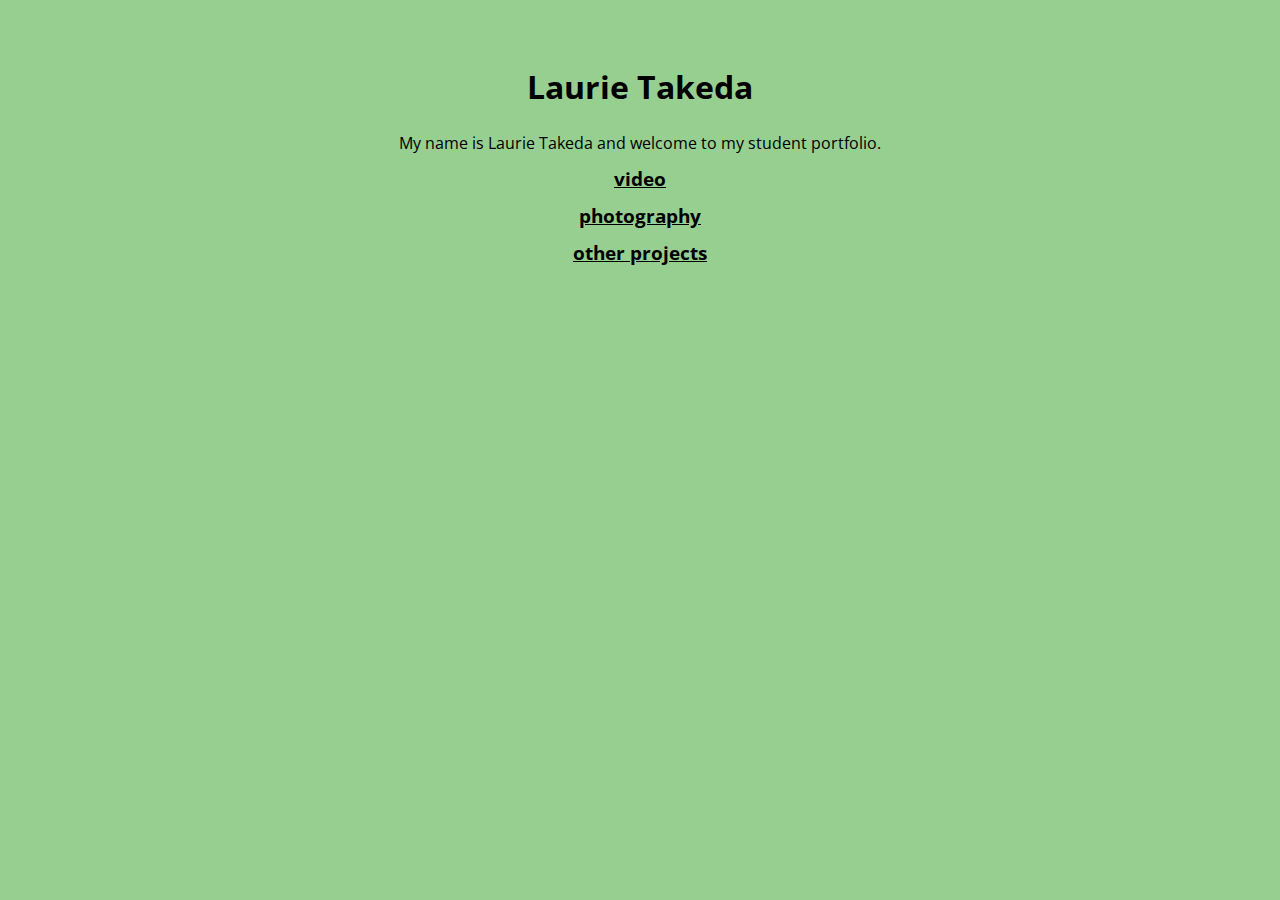
<file: index.html>
<!DOCTYPE html>
<style>
  @import url('https://fonts.googleapis.com/css?family=Open+Sans');
</style>
<html>

<head>
  <meta charset="utf-8">
  <title>bfa digital media art portfolio</title> <!-- put your net art project title here -->
  <link rel="stylesheet" type="text/css" href="main.css">
</head>

<body style="background-color:#97CF91;">
  <h1> Laurie Takeda</h1>
  <p>My name is Laurie Takeda and welcome to my student portfolio.</p>
  <h3><a href="video.html" style="color:#000000">video</a></h3>
  <h3><a href="photography.html" style="color:#000000">photography</a></h3>
  <h3><a href="otherprojects.html" style="color:#000000">other projects</a></h3>
</body>

</html>
</file>
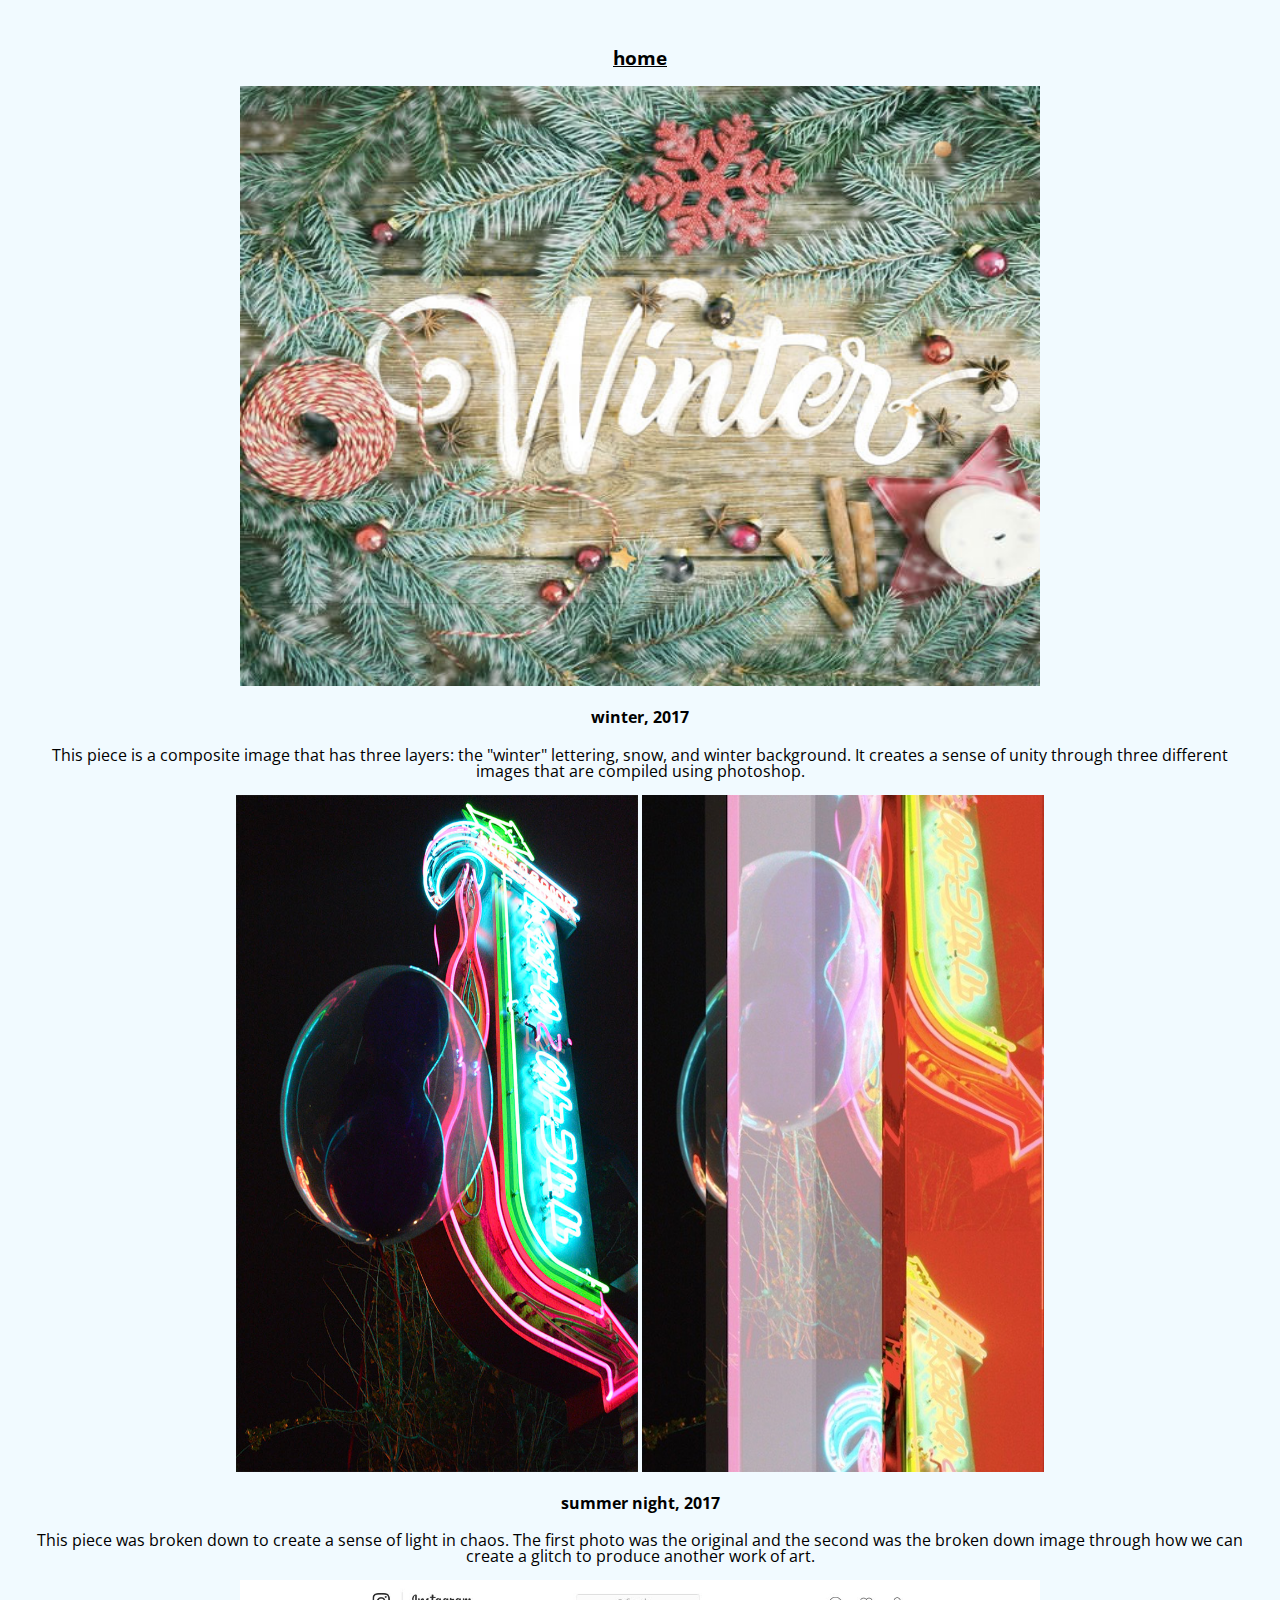
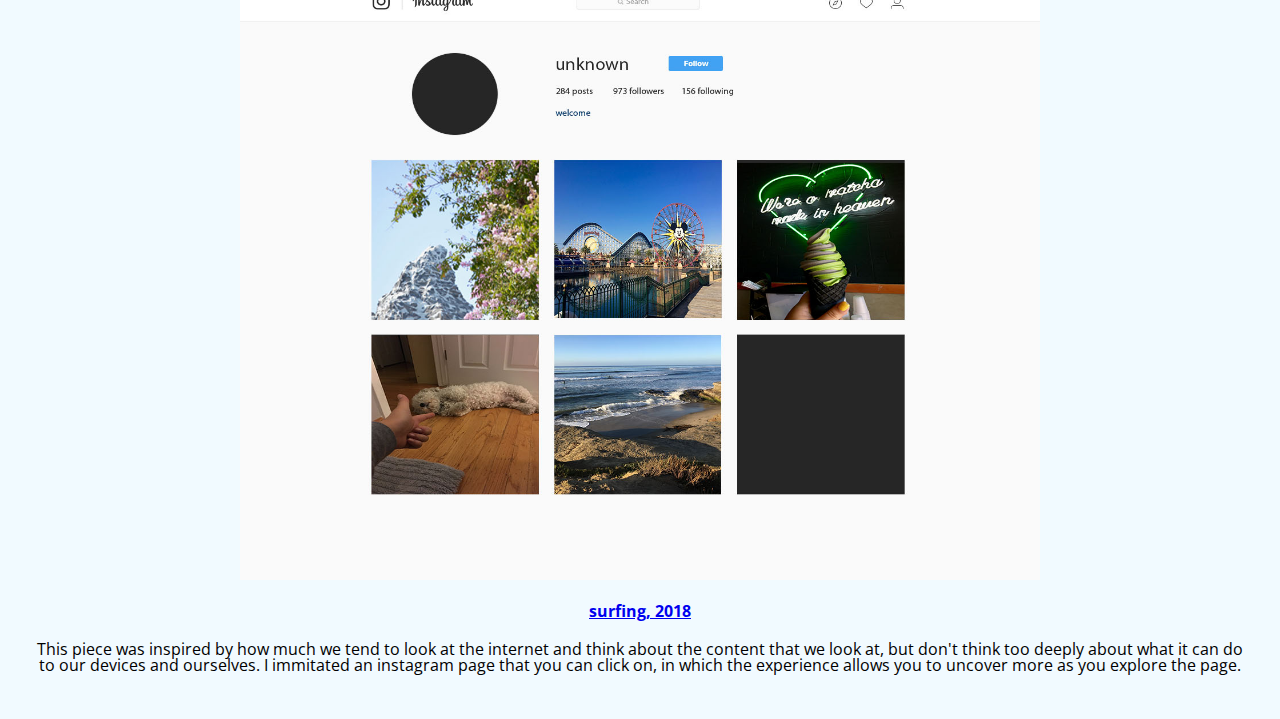
<file: otherprojects.html>
<!DOCTYPE html>
<style>
  @import url('https://fonts.googleapis.com/css?family=Open+Sans');
</style>
<html>

<head <meta charset="utf-8">
  <title>other projects</title> <!-- put your net art project title here -->
  <link rel="stylesheet" type="text/css" href="main.css">
</head>

<body style="background-color:#F1FAFF;">
  <h3><a href="index.html" style="color:#000000;">home</a></h3>
</body>


<div><img src="portfolioprojects/Takeda-1_project.jpg" width="800" height="600"></div>

<h4> winter, 2017</h4>
<p> This piece is a composite image that has three layers: the "winter" lettering, snow, and winter background. It creates a sense of unity through three different images that are compiled using photoshop.</p>

<img src="portfolioprojects/Takeda-2.1_project.jpg" width="402" height="677">
<img src="portfolioprojects/Takeda-2_project.jpg" width="402" height="677">

<h4> summer night, 2017</h4>
<p> This piece was broken down to create a sense of light in chaos. The first photo was the original and the second was the broken down image through how we can create a glitch to produce another work of art. </p>

<img src="portfolioprojects/Takeda-3_project.jpg" width="800" height="600">
  <h4><a href="https://laurieytakeda.github.io/interactivepiece/">surfing, 2018</a></h4>
  <p>This piece was inspired by how much we tend to look at the internet and think about the content that we look at, but don't think too deeply about what it can do to our devices and ourselves. I immitated an instagram page that you can click on,
    in which the experience allows you to uncover more as you explore the page.</p>
</file>
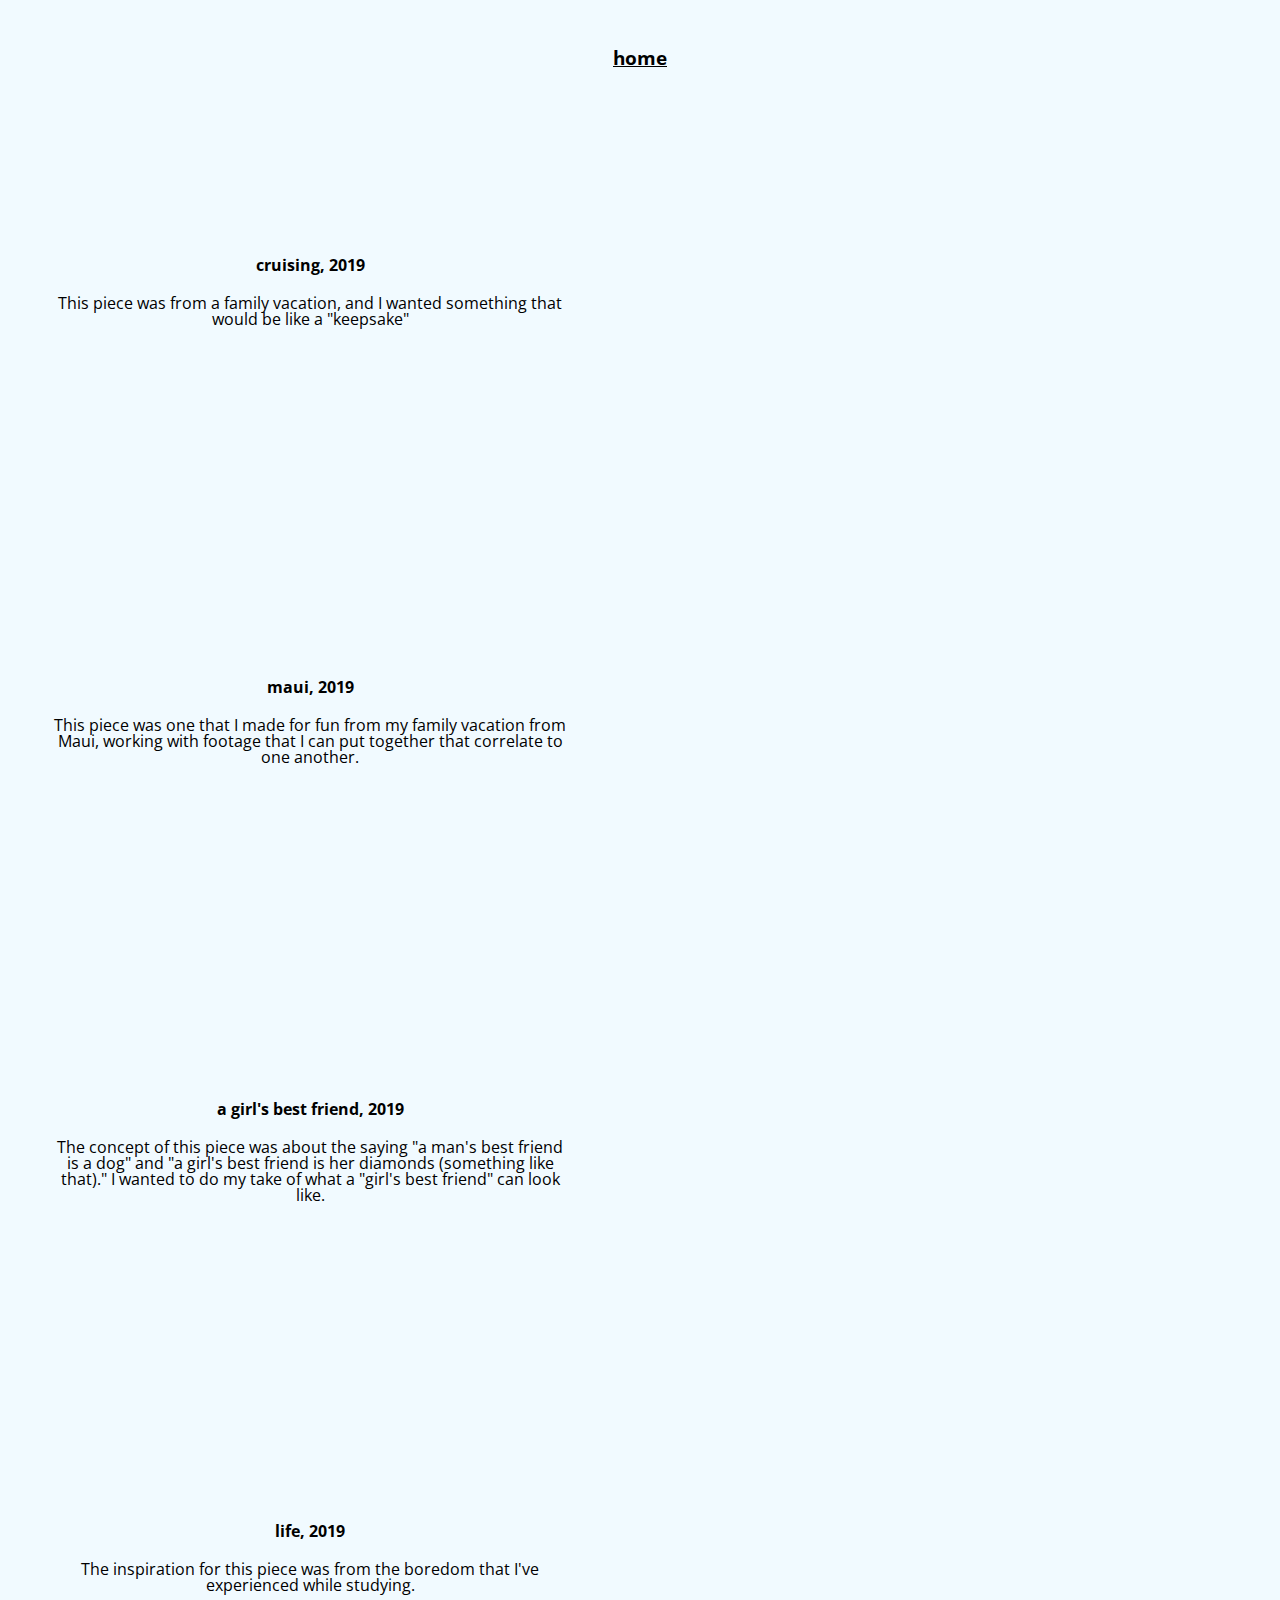
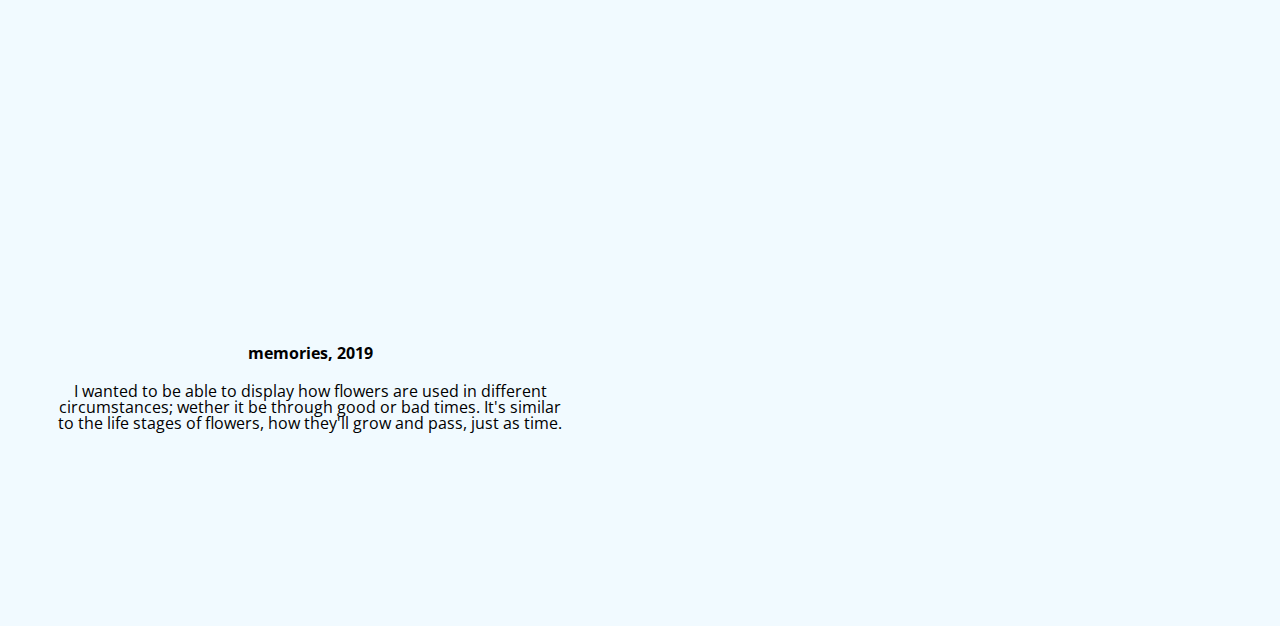
<file: video.html>
<!DOCTYPE html>
<style>
  @import url('https://fonts.googleapis.com/css?family=Open+Sans');
</style>
<html>

<head>
  <meta charset="utf-8">
  <title>video</title> <!-- put your net art project title here -->
  <link rel="stylesheet" type="text/css" href="main.css">
</head>

<body style="background-color:#F1FAFF;">
  <h3><a href="index.html" style="color:#000000;">home</a></h3>
</body>

<div id="container">

  <div id="cruisingtxt">
    <h4>cruising, 2019</h4>
    <p> This piece was from a family vacation, and I wanted something that would be like a "keepsake"</p>

</div>

  <div id="cruisingvid">
    <iframe src="https://player.vimeo.com/video/360197126" width="640" height="360" frameborder="0" allow="autoplay; fullscreen" allowfullscreen></iframe>
</div>

<div id="mauitxt">
  <h4> maui, 2019 </h4>
   <p> This piece was one that I made for fun from my family vacation from Maui, working with footage that I can put together that correlate to one another. </p>
</div>

<div id="mauivid">
  <iframe src="https://player.vimeo.com/video/360197585" width="640" height="360" frameborder="0" allow="autoplay; fullscreen" allowfullscreen></iframe>
</div>

<div id="dogtxt">
  <h4> a girl's best friend, 2019</h4>
  <p> The concept of this piece was about the saying "a man's best friend is a dog" and "a girl's best friend is her diamonds (something like that)." I wanted to do my take of what a "girl's best friend" can look like.
</div>

<div id="dogvid">
  <iframe src="https://player.vimeo.com/video/325489677" width="640" height="360" frameborder="0" allow="autoplay; fullscreen" allowfullscreen></iframe>
</div>

<div id="lifetxt">
  <h4>life, 2019</h4>
    <p> The inspiration for this piece was from the boredom that I've experienced while studying.</p>
</div>

<div id="lifevid">
<iframe src="https://player.vimeo.com/video/329627532" width="640" height="360" frameborder="0" allow="autoplay; fullscreen" allowfullscreen></iframe>
</div>

<div id="memoriestxt">
  <h4>memories, 2019</h4>
  <p>I wanted to be able to display how flowers are used in different circumstances; wether it be through good or bad times. It's similar to the life stages of flowers, how they'll grow and pass, just as time.</p>
</div>

<div id="memoriesvid">
  <iframe src="https://player.vimeo.com/video/335616723" width="640" height="360" frameborder="0" allow="autoplay; fullscreen" allowfullscreen></iframe>

</div>

</div>
</file>
<file: main.css>
body {
  margin: 10px auto;
  /* max-width: 1000px; */
  font-family: 'Open Sans', sans-serif;
  line-height: 1;
padding: 20px 30px;
  text-align: center;
}

h1 {
  padding: 20px 0px 10px 0px;
}

h4 {
  text-align: center;
}

#container {
  margin-top: auto;
  padding-left: 20px;
  padding-right: 20px;
  display: grid;
  width: 100%;
  height: 100%;
  grid-template-columns: auto auto;
  grid-template-rows: auto auto auto auto;
}

#cruisingtxt{
  padding-top: 150px;
  grid-column-start: 2;
  grid-column-end: 1;
  grid-row-start: 1;
  grid-row-end: 2;
  text-align: center;
}

#cruisingvid{
  padding: 30px;
  grid-column-start: 2;
  grid-column-end: 3;
  grid-row-start: 1;
  grid-row-end: 2;
  text-align: right;
}

#mauitxt{
  padding-top: 150px;
  grid-column-start: 1;
  grid-column-end: 2;
  grid-row-start: 2;
  grid-row-end: 3;
  text-align: center;
}

#mauivid{
  padding: 30px;
  grid-column-start: 2;
  grid-column-end: 3;
  grid-row-start: 2;
  grid-row-end: 3;
  text-align: right;
}
#dogtxt{
  padding-top: 150px;
  grid-column-start: 1;
  grid-column-end: 2;
  grid-row-start: 3;
  grid-row-end: 4;
  text-align: center;
}

#dogvid{
  padding: 30px;
  grid-column-start: 2;
  grid-column-end: 3;
  grid-row-start: 3;
  grid-row-end: 4;
  text-align: right;
}

#lifetxt{
  padding-top: 150px;
  grid-column-start: 1;
  grid-column-end: 2;
  grid-row-start: 4;
  grid-row-end: 5;
  text-align: center;
}

#lifevid{
  padding: 30px;
  grid-column-start: 2;
  grid-column-end: 3;
  grid-row-start: 4;
  grid-row-end: 5;
  text-align: right;
}
#memoriestxt{
  padding-top: 150px;
  grid-column-start: 1;
  grid-column-end: 2;
  grid-row-start: 5;
  grid-row-end: 6;
  text-align: center;
}

#memoriesvid{
  padding: 30px;
  grid-column-start: 2;
  grid-column-end: 3;
  grid-row-start: 5;
  grid-row-end: 6;
  text-align: right;
}

.photos {
  display: center;
  margin-left: auto;
  margin-right: auto;
}
#images {
  text-align: center;
}
.photo {
  display: inline-block;
}
</file>
